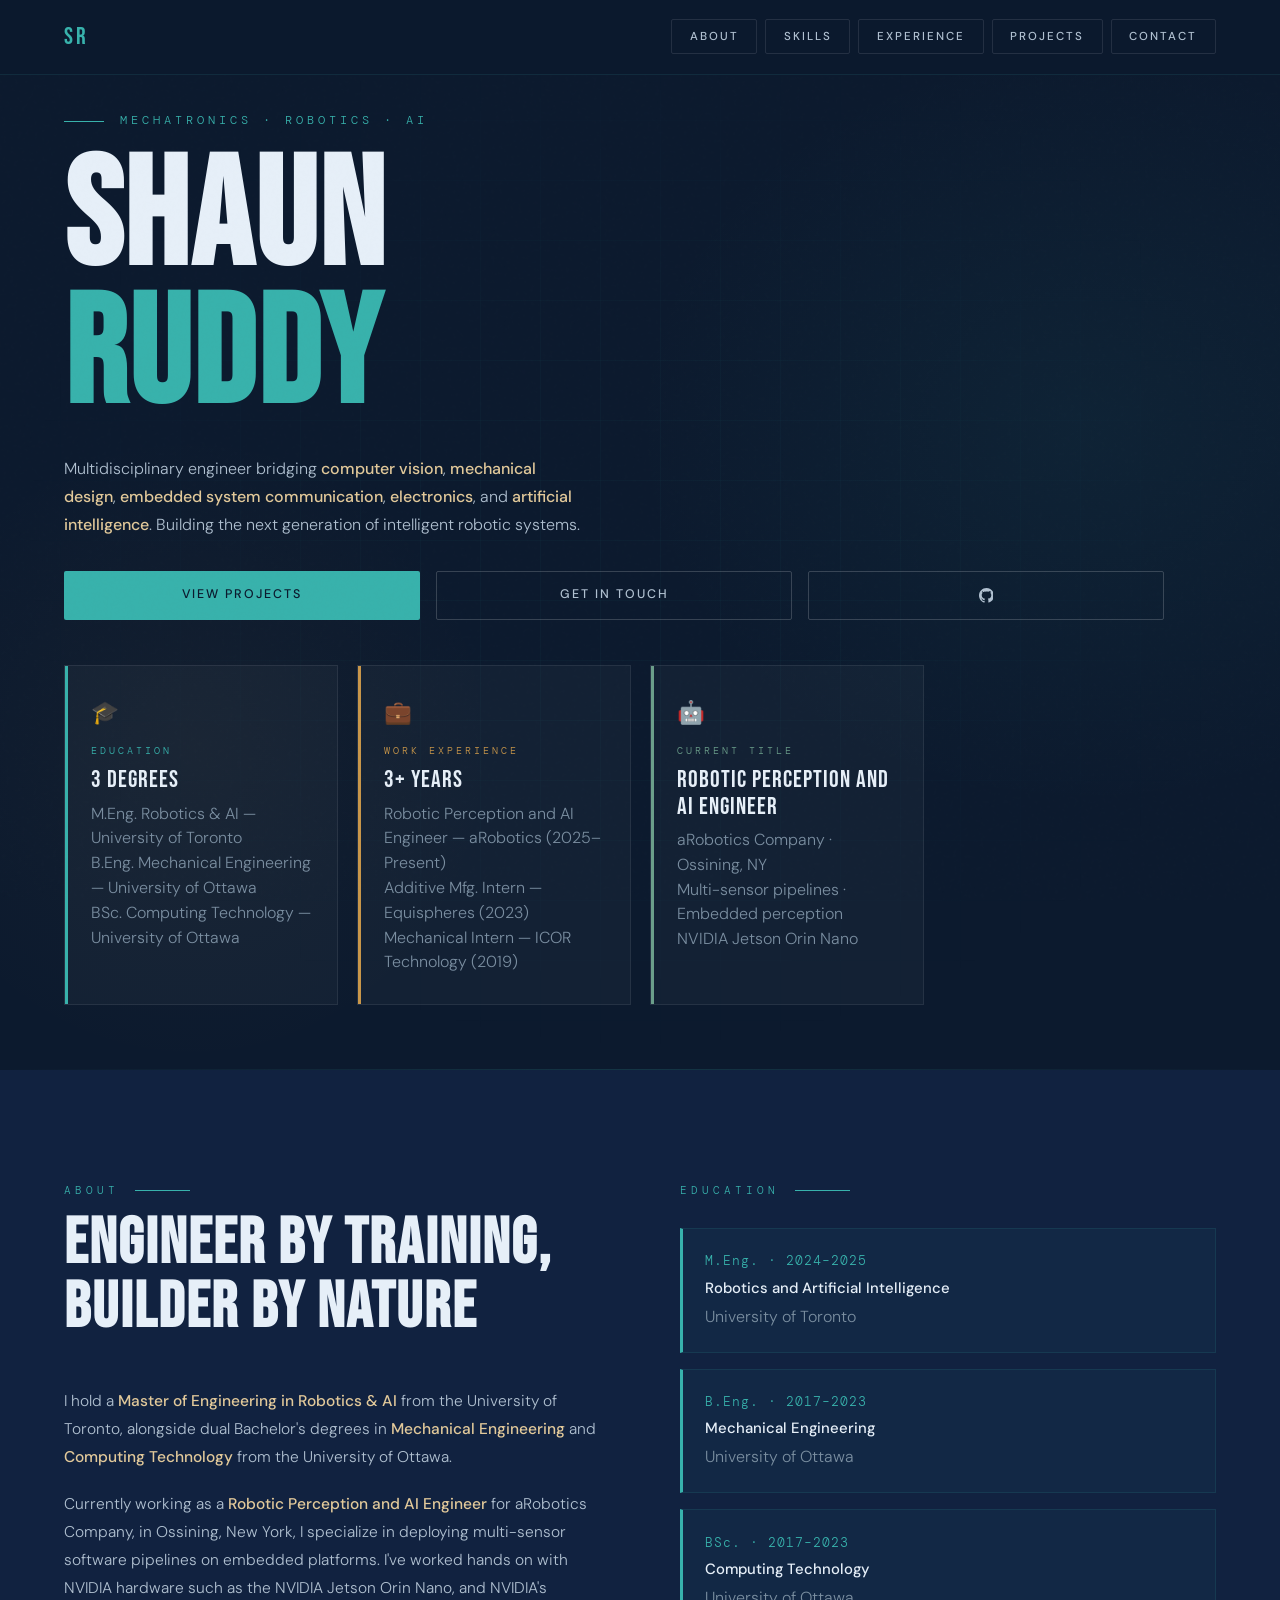
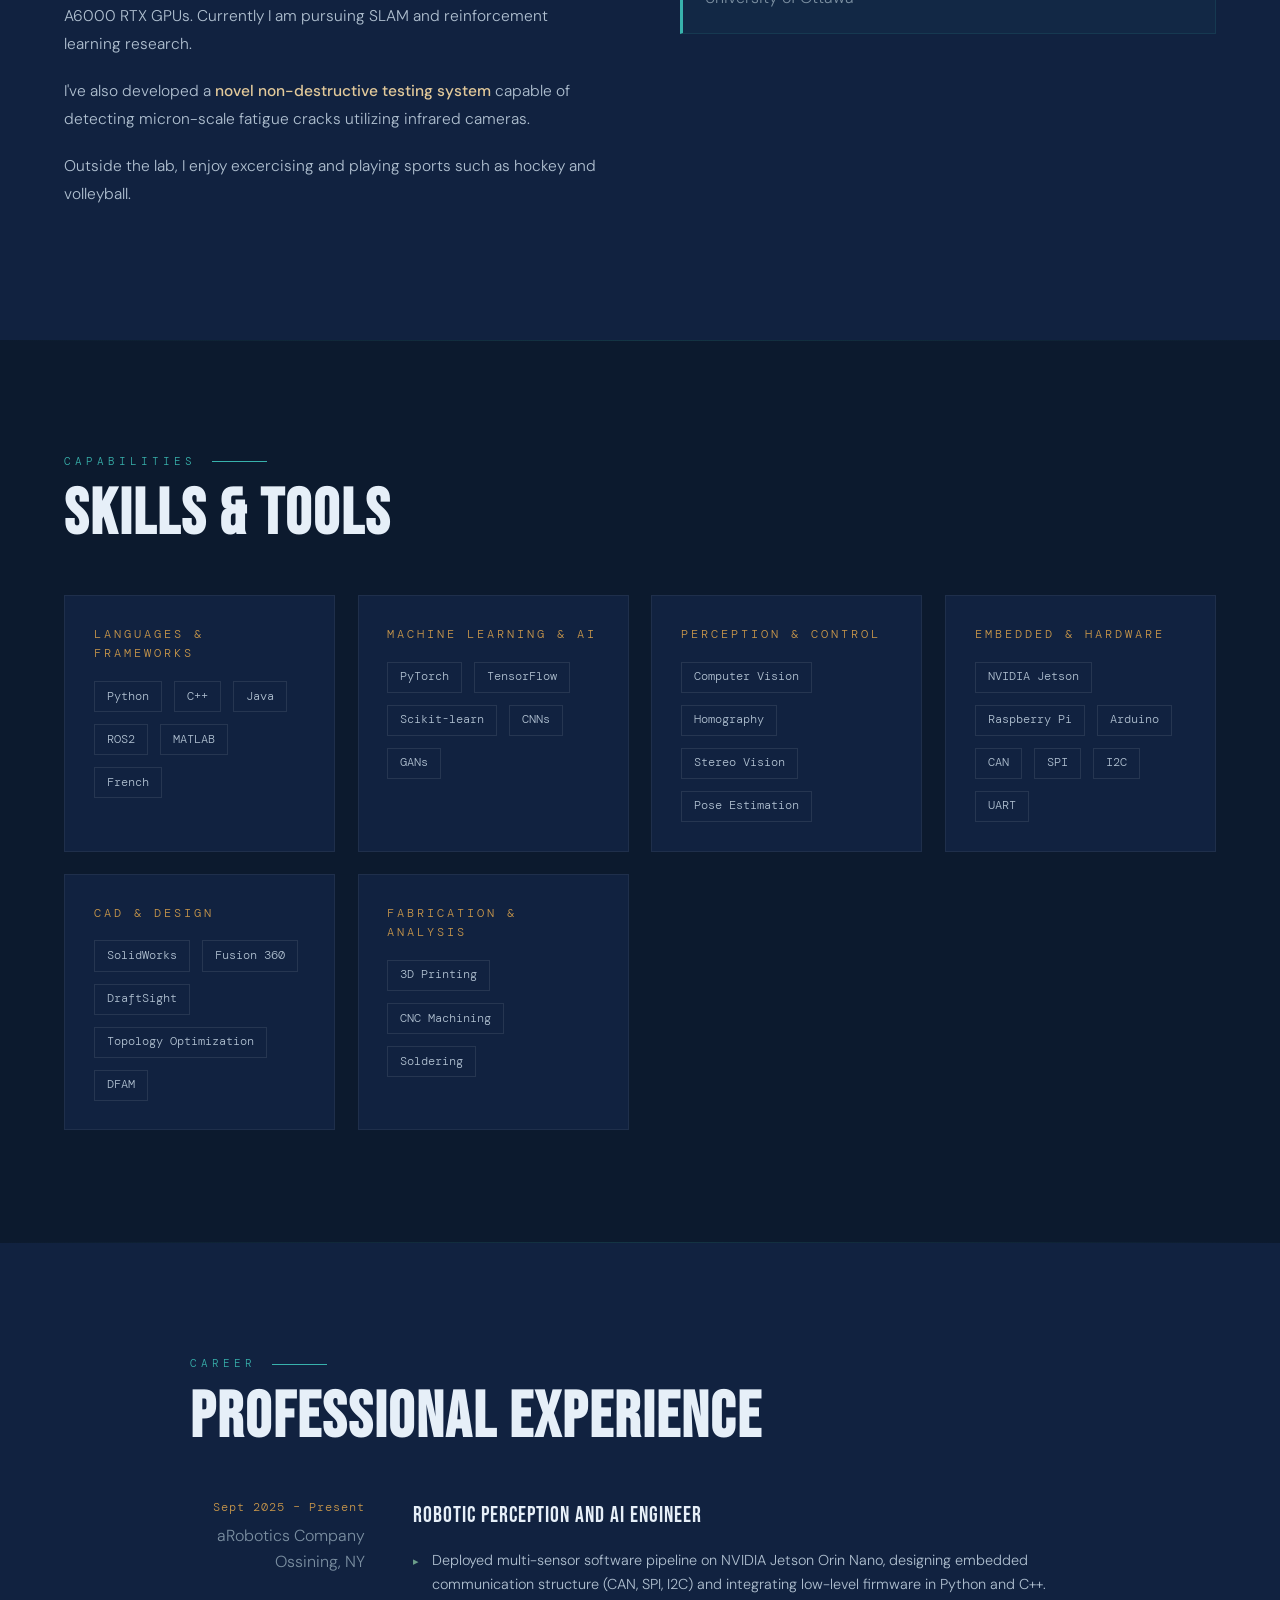
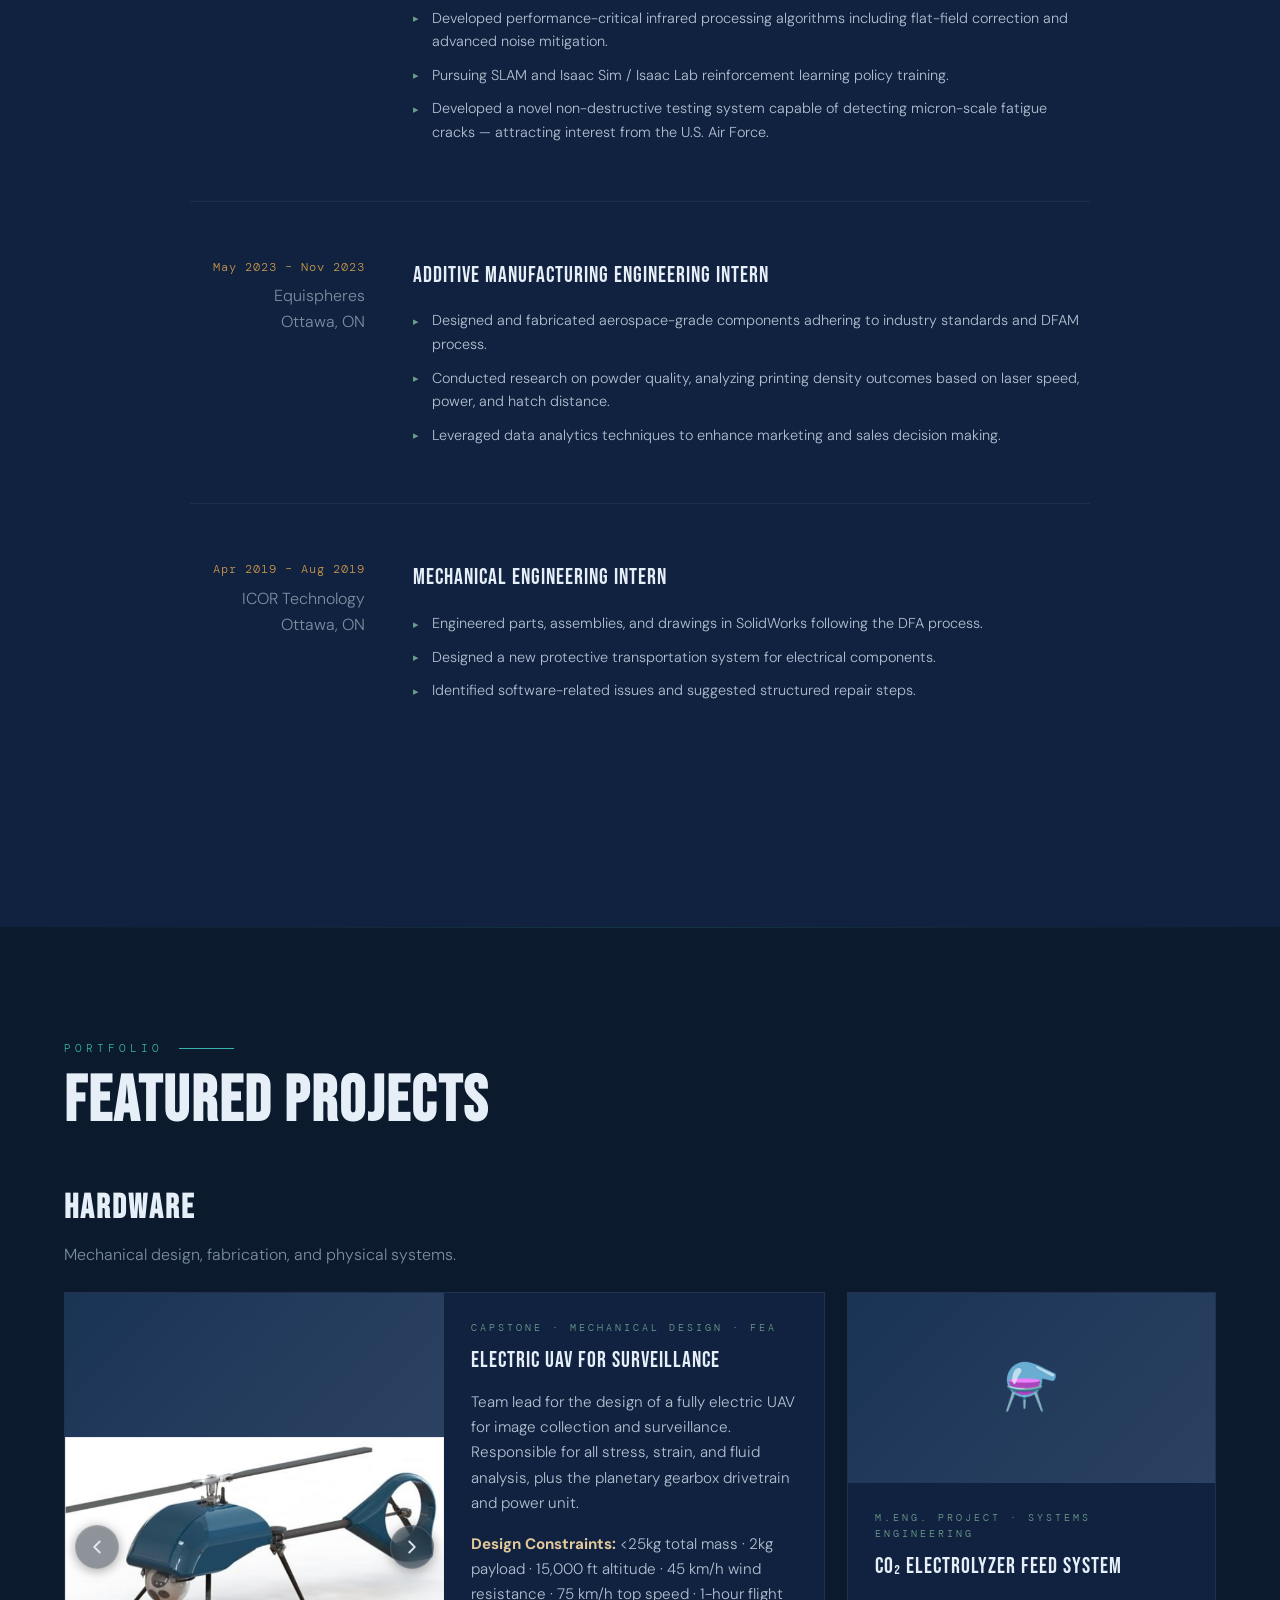
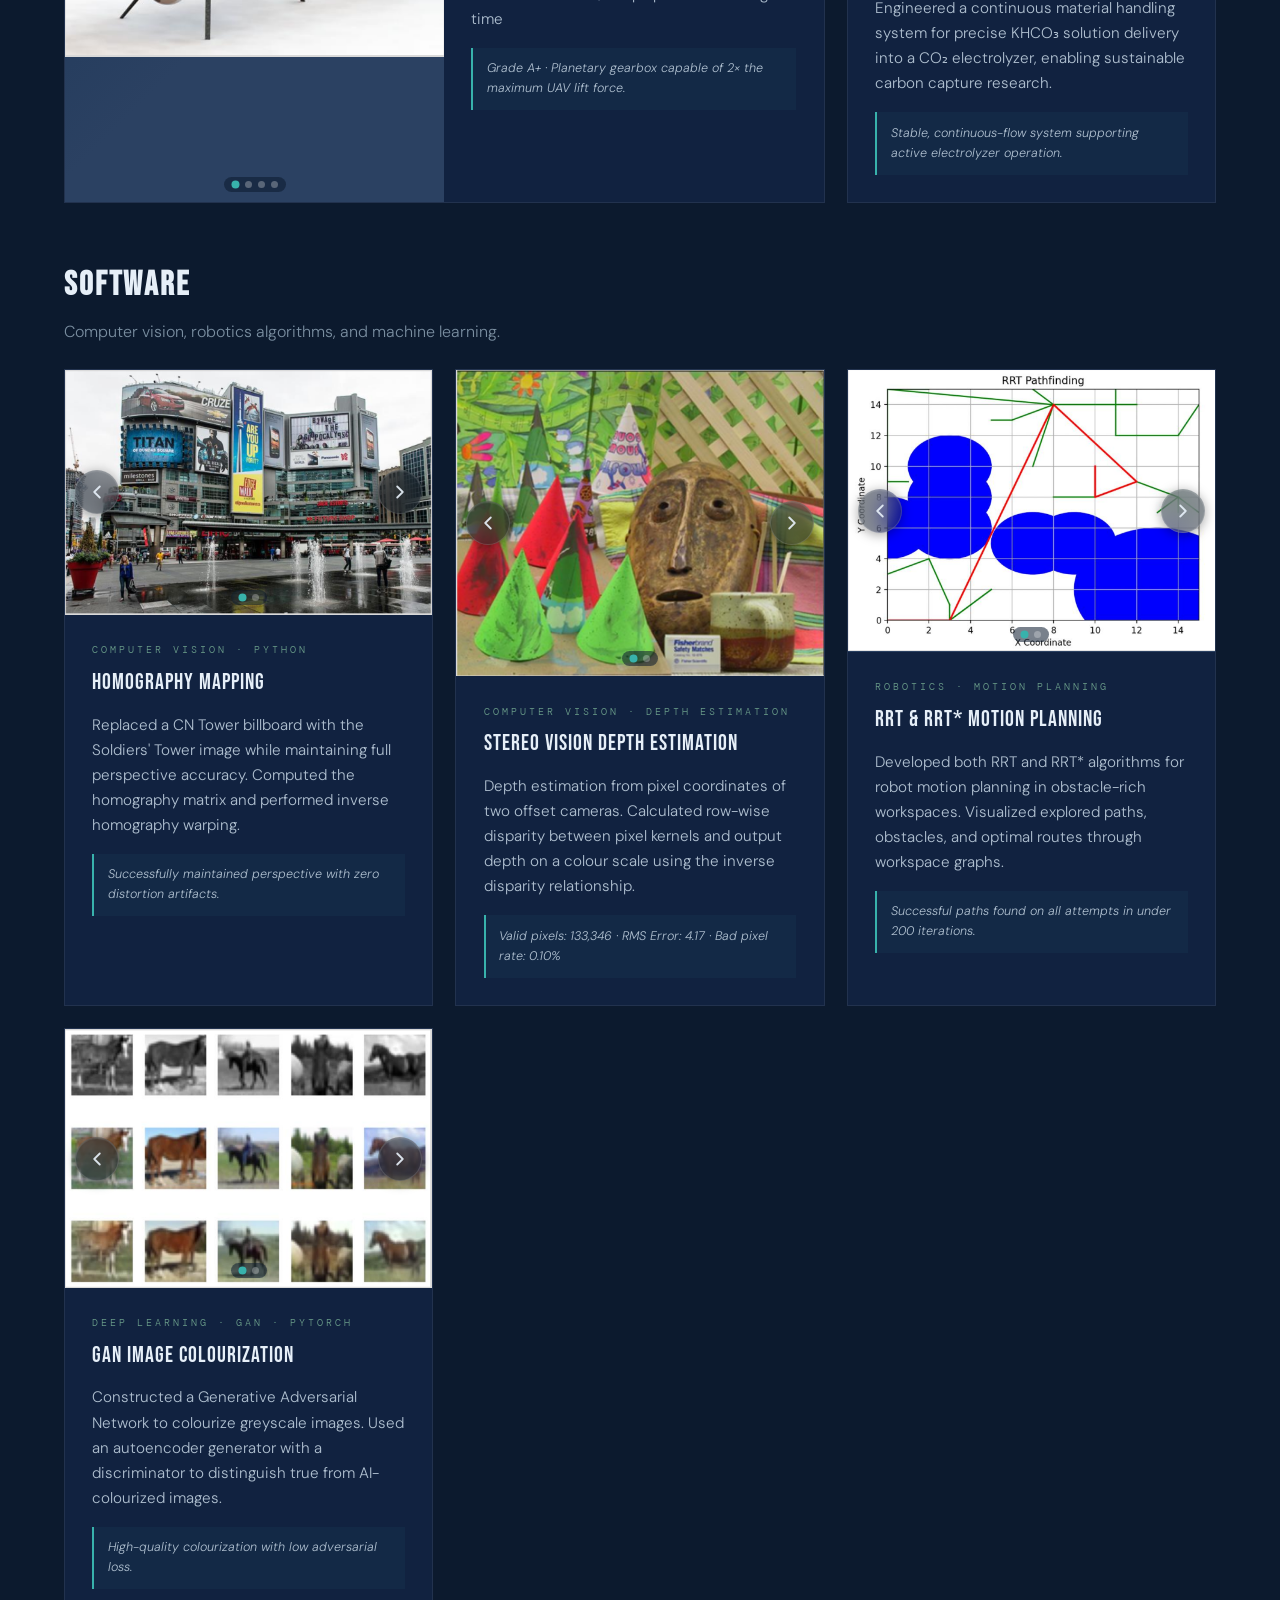
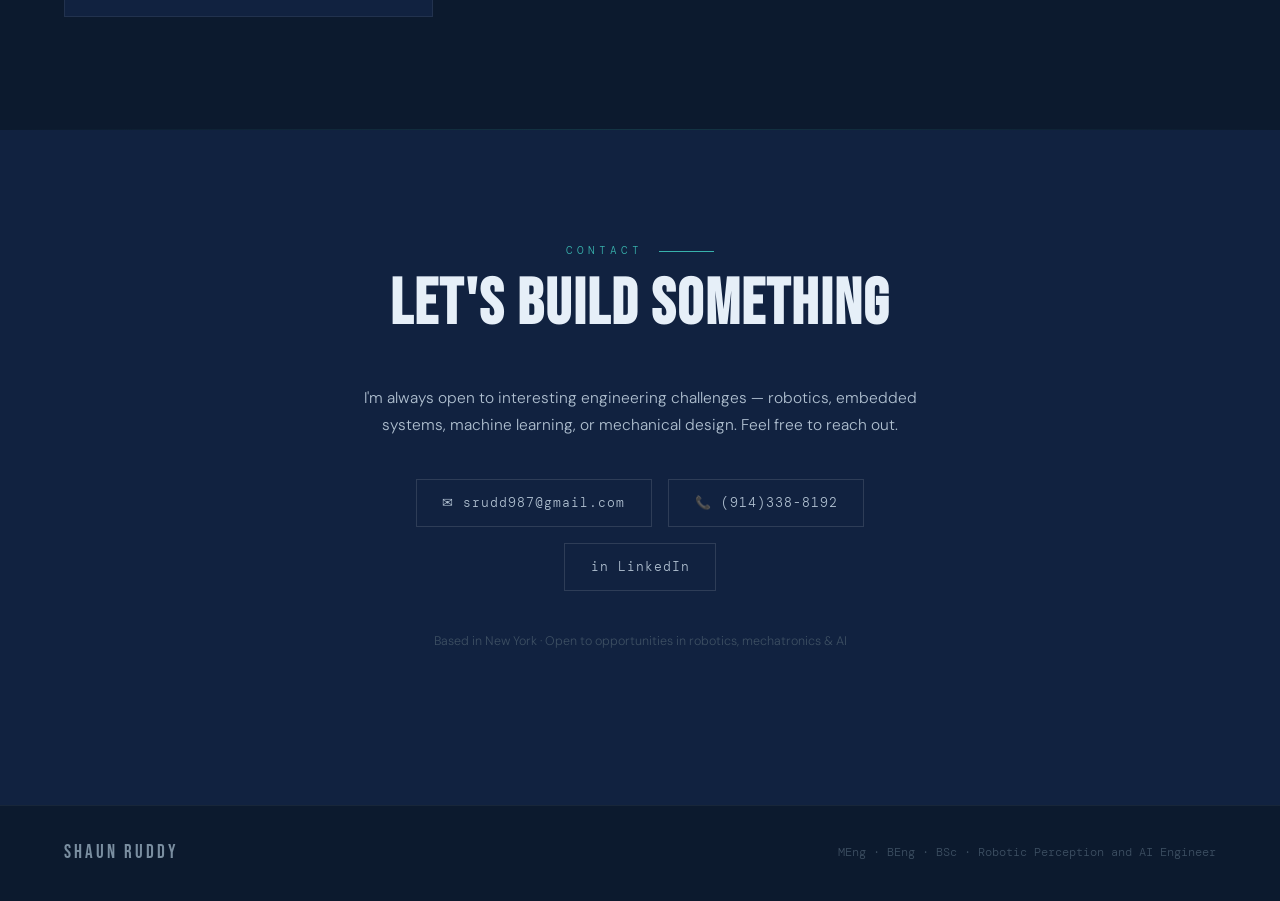
<file: index.html>
<!DOCTYPE html>
<html lang="en">

<head>
  <meta charset="UTF-8">
  <meta name="viewport" content="width=device-width, initial-scale=1.0">
  <title></title>
  <link
    href="https://fonts.googleapis.com/css2?family=Bebas+Neue&family=DM+Sans:ital,wght@0,300;0,400;0,500;0,700;1,300&family=DM+Mono:wght@400;500&display=swap"
    rel="stylesheet">
  <link rel="stylesheet" href="styles.css">
</head>

<body>

  <nav id="site-nav" aria-label="Primary"></nav>

  <section id="hero">
    <div class="hero-bg"></div>
    <div class="hero-grid"></div>
    <div class="hero-inner" id="hero-root"></div>
  </section>

  <div class="divider"></div>

  <section id="about">
    <div class="about-grid" id="about-root"></div>
  </section>

  <div class="divider"></div>

  <section id="skills">
    <div class="skills-container" id="skills-root"></div>
  </section>

  <div class="divider"></div>

  <section id="experience">
    <div class="exp-container" id="experience-root"></div>
  </section>

  <div class="divider"></div>

  <section id="projects">
    <div class="projects-container" id="projects-root"></div>
  </section>

  <div class="divider"></div>

  <section id="contact">
    <div class="contact-inner" id="contact-root"></div>
  </section>

  <footer id="site-footer"></footer>
  <script src="main.js" defer></script>

</body>

</html>
</file>
<file: styles.css>
:root {
  --navy: #0c1a2e;
  --navy-mid: #112240;
  --navy-light: #1a3455;
  --steel: #2b4162;
  --grey-dark: #1c2535;
  --grey-mid: #3d4f62;
  --grey-light: #7a8ea0;
  --grey-pale: #b0c0d0;
  --white: #e6eff8;
  --teal: #38b2ac;
  --teal-dim: #1f7a76;
  --gold: #c9974a;
  --gold-dim: #8c6530;
  --sage: #6b9e8a;
  --sage-dim: #3e6b59;
  --warm: #e2c99a;
}

*,
*::before,
*::after {
  box-sizing: border-box;
  margin: 0;
  padding: 0;
}
html {
  scroll-behavior: smooth;
}

body {
  background: var(--navy);
  color: var(--white);
  font-family: "DM Sans", sans-serif;
  font-weight: 300;
  overflow-x: hidden;
  line-height: 1.6;
}

body::before {
  content: "";
  position: fixed;
  inset: 0;
  background-image: url("data:image/svg+xml,%3Csvg viewBox='0 0 256 256' xmlns='http://www.w3.org/2000/svg'%3E%3Cfilter id='n'%3E%3CfeTurbulence type='fractalNoise' baseFrequency='0.9' numOctaves='4' stitchTiles='stitch'/%3E%3C/filter%3E%3Crect width='100%25' height='100%25' filter='url(%23n)' opacity='0.03'/%3E%3C/svg%3E");
  pointer-events: none;
  z-index: 1000;
  opacity: 0.35;
}

/* ── NAV ── */
.site-nav {
  position: fixed;
  top: 0;
  left: 0;
  right: 0;
  z-index: 1100;
  display: flex;
  justify-content: space-between;
  align-items: center;
  padding: 1.1rem 4rem;
  background: rgba(12, 26, 46, 0.88);
  backdrop-filter: blur(14px);
  border-bottom: 1px solid rgba(56, 178, 172, 0.12);
}
.nav-logo {
  font-family: "Bebas Neue", sans-serif;
  font-size: 1.5rem;
  letter-spacing: 3px;
  color: var(--teal);
  text-decoration: none;
  flex-shrink: 0;
  position: relative;
  z-index: 1102;
}
.nav-logo:hover {
  color: var(--white);
}
.nav-menu {
  display: flex;
  align-items: center;
  gap: 0.75rem;
  flex: 1;
  justify-content: flex-end;
}
.nav-links {
  display: flex;
  gap: 0.5rem;
  list-style: none;
  margin: 0;
  padding: 0;
}
.nav-links a {
  display: inline-block;
  padding: 0.45rem 1.1rem;
  border: 1px solid rgba(255, 255, 255, 0.1);
  border-radius: 2px;
  color: var(--grey-pale);
  text-decoration: none;
  font-size: 0.72rem;
  letter-spacing: 2px;
  text-transform: uppercase;
  font-weight: 500;
  transition: all 0.2s;
  background: transparent;
}
.nav-links a:hover {
  border-color: var(--teal);
  color: var(--teal);
  background: rgba(56, 178, 172, 0.07);
}
.nav-toggle {
  display: none;
  flex-direction: column;
  justify-content: center;
  align-items: center;
  gap: 5px;
  width: 44px;
  height: 44px;
  padding: 0;
  background: transparent;
  border: 1px solid rgba(255, 255, 255, 0.14);
  border-radius: 2px;
  cursor: pointer;
  flex-shrink: 0;
  transition:
    border-color 0.2s,
    background 0.2s;
}
.nav-toggle:hover {
  border-color: var(--teal);
  background: rgba(56, 178, 172, 0.06);
}
.nav-toggle-bar {
  display: block;
  width: 20px;
  height: 2px;
  background: var(--grey-pale);
  border-radius: 1px;
  transition:
    transform 0.25s ease,
    opacity 0.2s ease;
}
.nav-backdrop {
  display: none;
}

/* ── HERO ── */
#hero {
  min-height: 100vh;
  display: flex;
  flex-direction: column;
  justify-content: center;
  position: relative;
  overflow: hidden;
  padding: 7rem 4rem 4rem;
}
.hero-bg {
  position: absolute;
  inset: 0;
  background:
    radial-gradient(
      ellipse 55% 55% at 85% 40%,
      rgba(56, 178, 172, 0.06) 0%,
      transparent 65%
    ),
    radial-gradient(
      ellipse 40% 50% at 15% 70%,
      rgba(201, 151, 74, 0.04) 0%,
      transparent 60%
    );
}
.hero-grid {
  position: absolute;
  inset: 0;
  background-image:
    linear-gradient(rgba(56, 178, 172, 0.035) 1px, transparent 1px),
    linear-gradient(90deg, rgba(56, 178, 172, 0.035) 1px, transparent 1px);
  background-size: 60px 60px;
  mask-image: radial-gradient(ellipse at center, black 25%, transparent 70%);
}
.hero-inner {
  position: relative;
  z-index: 2;
  display: flex;
  flex-direction: column;
  max-width: 1100px;
  width: 100%;
}
.hero-eyebrow {
  font-family: "DM Mono", monospace;
  font-size: 0.72rem;
  letter-spacing: 4px;
  color: var(--teal);
  text-transform: uppercase;
  margin-bottom: 1.2rem;
  display: flex;
  align-items: center;
  gap: 1rem;
  opacity: 0;
  animation: fadeUp 0.8s 0.2s forwards;
}
.hero-eyebrow::before {
  content: "";
  display: block;
  width: 40px;
  height: 1px;
  background: var(--teal);
}
h1 {
  font-family: "Bebas Neue", sans-serif;
  font-size: clamp(5rem, 12vw, 10rem);
  line-height: 0.9;
  letter-spacing: 2px;
  color: var(--white);
  opacity: 0;
  animation: fadeUp 0.8s 0.4s forwards;
}
h1 span {
  color: var(--teal);
  display: block;
}
.hero-sub {
  margin-top: 1.8rem;
  font-size: 1rem;
  color: var(--grey-pale);
  max-width: 520px;
  line-height: 1.75;
  opacity: 0;
  animation: fadeUp 0.8s 0.6s forwards;
}
.hero-sub strong {
  color: var(--warm);
  font-weight: 500;
}
.hero-cta {
  margin-top: 2rem;
  display: grid;
  grid-template-columns: repeat(3, minmax(0, 1fr));
  gap: 1rem;
  align-items: stretch;
  opacity: 0;
  animation: fadeUp 0.8s 0.8s forwards;
  max-width: 100%;
}
.hero-cta > .btn {
  min-width: 0;
  width: 100%;
  justify-content: center;
  text-align: center;
}
.btn-cta-github {
  gap: 0.55rem;
}
.btn-cta-github-icon-only {
  padding-left: 0.85rem;
  padding-right: 0.85rem;
}
.btn-cta-github .github-icon-svg {
  width: 1.2em;
  height: 1.2em;
  flex-shrink: 0;
  display: block;
}
.btn-cta-github-label {
  line-height: 1;
}
.btn {
  display: inline-flex;
  align-items: center;
  justify-content: center;
  gap: 0.5rem;
  padding: 0.85rem 2rem;
  border-radius: 2px;
  font-size: 0.78rem;
  font-weight: 500;
  letter-spacing: 2px;
  text-transform: uppercase;
  text-decoration: none;
  transition: all 0.25s;
  cursor: pointer;
  border: none;
  font-family: "DM Sans", sans-serif;
}
.btn-primary {
  background: var(--teal);
  color: var(--navy);
}
.btn-primary:hover {
  background: var(--warm);
  transform: translateY(-2px);
  box-shadow: 0 8px 28px rgba(56, 178, 172, 0.25);
}
.btn-outline {
  background: transparent;
  color: var(--grey-pale);
  border: 1px solid rgba(255, 255, 255, 0.18);
}
.btn-outline:hover {
  border-color: var(--gold);
  color: var(--gold);
  transform: translateY(-2px);
}

/* ── HERO STAT CARDS ── */
.hero-cards {
  display: grid;
  grid-template-columns: repeat(3, 1fr);
  gap: 1.2rem;
  margin-top: 2.8rem;
  opacity: 0;
  animation: fadeUp 0.8s 1s forwards;
  max-width: 860px;
}
.hero-card {
  background: rgba(255, 255, 255, 0.03);
  border: 1px solid rgba(255, 255, 255, 0.08);
  padding: 1.8rem 1.6rem;
  position: relative;
  overflow: hidden;
  transition:
    border-color 0.25s,
    background 0.25s;
}
.hero-card::before {
  content: "";
  position: absolute;
  top: 0;
  left: 0;
  width: 3px;
  height: 100%;
}
.hero-card.card-edu::before {
  background: var(--teal);
}
.hero-card.card-exp::before {
  background: var(--gold);
}
.hero-card.card-role::before {
  background: var(--sage);
}
.hero-card:hover {
  background: rgba(255, 255, 255, 0.055);
  border-color: rgba(255, 255, 255, 0.15);
}
.hc-icon {
  font-size: 1.4rem;
  margin-bottom: 0.8rem;
  display: block;
}
.hc-label {
  font-family: "DM Mono", monospace;
  font-size: 0.62rem;
  letter-spacing: 3px;
  text-transform: uppercase;
  margin-bottom: 0.5rem;
}
.card-edu .hc-label {
  color: var(--teal);
}
.card-exp .hc-label {
  color: var(--gold);
}
.card-role .hc-label {
  color: var(--sage);
}
.hc-value {
  font-family: "Bebas Neue", sans-serif;
  font-size: 1.5rem;
  letter-spacing: 1px;
  color: var(--white);
  line-height: 1.1;
  margin-bottom: 0.5rem;
}
.hc-detail {
  font-size: 1.0rem;
  color: var(--grey-light);
  line-height: 1.55;
}

/* ── SECTIONS ── */
section {
  padding: 7rem 4rem;
  position: relative;
}
.section-label {
  font-family: "DM Mono", monospace;
  font-size: 0.68rem;
  letter-spacing: 4px;
  color: var(--teal);
  text-transform: uppercase;
  display: flex;
  align-items: center;
  gap: 1rem;
  margin-bottom: 0.8rem;
}
.section-label::after {
  content: "";
  flex: 1;
  max-width: 55px;
  height: 1px;
  background: var(--teal);
}
h2 {
  font-family: "Bebas Neue", sans-serif;
  font-size: clamp(2.5rem, 5vw, 4rem);
  letter-spacing: 2px;
  line-height: 1;
  margin-bottom: 3rem;
  color: var(--white);
}

/* ── ABOUT ── */
#about {
  background: var(--navy-mid);
}
.about-grid {
  display: grid;
  grid-template-columns: 1fr 1fr;
  gap: 5rem;
  align-items: start;
  max-width: 1200px;
  margin: 0 auto;
}
.about-text p {
  color: var(--grey-pale);
  margin-bottom: 1.2rem;
  font-size: 0.97rem;
  line-height: 1.8;
}
.about-text p strong {
  color: var(--warm);
  font-weight: 500;
}
.edu-cards {
  display: flex;
  flex-direction: column;
  gap: 1rem;
}
.edu-card {
  background: rgba(56, 178, 172, 0.04);
  border: 1px solid rgba(56, 178, 172, 0.12);
  border-left: 3px solid var(--teal);
  padding: 1.4rem;
  transition: background 0.2s;
}
.edu-card:hover {
  background: rgba(56, 178, 172, 0.08);
}
.edu-degree {
  font-size: 0.8rem;
  font-family: "DM Mono", monospace;
  color: var(--teal);
  letter-spacing: 1px;
  margin-bottom: 0.3rem;
}
.edu-title {
  font-weight: 500;
  color: var(--white);
  font-size: 0.93rem;
}
.edu-school {
  color: var(--grey-light);
  font-size: 1.0rem;
  margin-top: 0.2rem;
}

/* ── SKILLS ── */
#skills {
  background: var(--navy);
}
.skills-container {
  max-width: 1200px;
  margin: 0 auto;
}
.skills-grid {
  display: grid;
  grid-template-columns: repeat(auto-fit, minmax(255px, 1fr));
  gap: 1.4rem;
}
.skill-group {
  background: var(--navy-mid);
  border: 1px solid rgba(255, 255, 255, 0.06);
  padding: 1.8rem;
  transition:
    border-color 0.2s,
    transform 0.2s;
}
.skill-group:hover {
  border-color: rgba(56, 178, 172, 0.22);
  transform: translateY(-3px);
}
.skill-group-title {
  font-family: "DM Mono", monospace;
  font-size: 0.75rem;
  letter-spacing: 3px;
  text-transform: uppercase;
  color: var(--gold);
  margin-bottom: 1.1rem;
}
.skill-tags {
  display: flex;
  flex-wrap: wrap;
  gap: 0.75rem;
}
.tag {
  display: inline-block;
  padding: 0.3rem 0.75rem;
  border: 1px solid rgba(255, 255, 255, 0.09);
  font-size: 0.76rem;
  color: var(--grey-pale);
  font-family: "DM Mono", monospace;
  transition: all 0.2s;
}
.tag:hover {
  border-color: var(--teal);
  color: var(--teal);
}

/* ── EXPERIENCE ── */
#experience {
  background: var(--navy-mid);
}
.exp-container {
  max-width: 900px;
  margin: 0 auto;
}
.exp-item {
  display: grid;
  grid-template-columns: 175px 1fr;
  gap: 3rem;
  margin-bottom: 3.5rem;
  padding-bottom: 3.5rem;
  border-bottom: 1px solid rgba(255, 255, 255, 0.06);
}
.exp-item:last-child {
  border-bottom: none;
}
.exp-meta {
  text-align: right;
}
.exp-date {
  font-family: "DM Mono", monospace;
  font-size: 0.75rem;
  color: var(--gold);
  letter-spacing: 1px;
  margin-bottom: 0.4rem;
}
.exp-company {
  font-size: 1.0rem;
  color: var(--grey-light);
}
.exp-role {
  font-family: "Bebas Neue", sans-serif;
  font-size: 1.4rem;
  letter-spacing: 1px;
  margin-bottom: 1rem;
  color: var(--white);
}
.exp-bullets {
  list-style: none;
  display: flex;
  flex-direction: column;
  gap: 0.6rem;
}
.exp-bullets li {
  color: var(--grey-pale);
  font-size: 0.9rem;
  line-height: 1.65;
  padding-left: 1.2rem;
  position: relative;
}
.exp-bullets li::before {
  content: "▸";
  position: absolute;
  left: 0;
  color: var(--sage);
  font-size: 0.68rem;
  top: 0.22rem;
}

/* ── PROJECTS ── */
#projects {
  background: var(--navy);
}
.projects-container {
  max-width: 1300px;
  margin: 0 auto;
}
.projects-grid {
  display: grid;
  grid-template-columns: repeat(auto-fit, minmax(330px, 1fr));
  gap: 1.4rem;
}
.project-card {
  background: var(--navy-mid);
  border: 1px solid rgba(255, 255, 255, 0.07);
  overflow: hidden;
  transition:
    transform 0.3s,
    border-color 0.3s,
    box-shadow 0.3s;
}
.project-card:hover {
  transform: translateY(-6px);
  border-color: rgba(56, 178, 172, 0.28);
  box-shadow: 0 20px 55px rgba(0, 0, 0, 0.38);
}
.project-img-placeholder {
  width: 100%;
  height: 190px;
  background: linear-gradient(135deg, var(--navy-light) 0%, var(--steel) 100%);
  display: flex;
  align-items: center;
  justify-content: center;
  font-size: 2.8rem;
}
.project-body {
  padding: 1.7rem;
}
.project-tag {
  font-family: "DM Mono", monospace;
  font-size: 0.62rem;
  letter-spacing: 3px;
  color: var(--sage);
  text-transform: uppercase;
  margin-bottom: 0.5rem;
}
.project-title {
  font-family: "Bebas Neue", sans-serif;
  font-size: 1.35rem;
  letter-spacing: 1px;
  color: var(--white);
  margin-bottom: 0.75rem;
}
.project-desc {
  color: var(--grey-pale);
  font-size: 0.95rem;
  line-height: 1.65;
  margin-bottom: 1rem;
}
.project-result {
  background: rgba(56, 178, 172, 0.05);
  border-left: 2px solid var(--teal);
  padding: 0.7rem 0.85rem;
  font-size: 0.78rem;
  color: var(--grey-pale);
  font-style: italic;
}
.project-card.wide {
  grid-column: span 2;
  display: grid;
  grid-template-columns: 1fr 1fr;
  align-items: stretch;
}
.project-card.wide .project-img-placeholder {
  height: 100%;
  min-height: 220px;
}
.project-card.wide .project-media {
  min-height: 220px;
  height: 100%;
}

.project-category {
  margin-bottom: 3.5rem;
}
.project-category:last-of-type {
  margin-bottom: 0;
}
.project-category-title {
  font-family: "Bebas Neue", sans-serif;
  font-size: clamp(1.6rem, 3vw, 2.1rem);
  letter-spacing: 2px;
  color: var(--white);
  margin-bottom: 0.45rem;
}
.project-category-desc {
  font-size: 1.0rem;
  color: var(--grey-light);
  margin-bottom: 1.5rem;
  max-width: 720px;
  line-height: 1.55;
}
.project-media {
  width: 100%;
  min-height: 190px;
  background: linear-gradient(135deg, var(--navy-light) 0%, var(--steel) 55%);
  overflow: hidden;
  align-self: stretch;
}
.project-media--single img {
  width: 100%;
  height: 100%;
  min-height: 190px;
  object-fit: cover;
  display: block;
}
.project-card.wide .project-media--single {
  display: flex;
  flex-direction: column;
  height: 100%;
  min-height: 220px;
}
.project-card.wide .project-media--single img {
  flex: 1 1 auto;
  min-height: 0;
  height: 100%;
  object-fit: cover;
  object-position: center;
}

.project-media.project-carousel {
  display: flex;
  flex-direction: column;
  min-height: 0;
}
.project-carousel {
  position: relative;
  outline: none;
}
.project-carousel:focus-visible {
  box-shadow: inset 0 0 0 2px rgba(56, 178, 172, 0.45);
}
.project-carousel-viewport {
  flex: 1 1 auto;
  overflow: hidden;
  width: 100%;
  min-height: 190px;
  position: relative;
}
.project-carousel-track {
  display: flex;
  width: 100%;
  height: 100%;
  min-height: 100%;
  align-items: stretch;
  transition: transform 0.4s cubic-bezier(0.25, 0.46, 0.45, 0.94);
}
.project-carousel-slide {
  flex: 0 0 100%;
  width: 100%;
  min-height: 190px;
  height: 100%;
  align-self: stretch;
  display: flex;
  flex-direction: column;
}
.project-carousel-slide img {
  width: 100%;
  flex: 1 1 auto;
  min-height: 0;
  height: 100%;
  object-fit: contain;
  object-position: center;
  display: block;
}
.project-carousel-btn {
  position: absolute;
  top: 50%;
  transform: translateY(-50%);
  z-index: 2;
  width: 44px;
  height: 44px;
  padding: 0;
  border: 1px solid rgba(255, 255, 255, 0.14);
  border-radius: 50%;
  background: rgba(8, 18, 32, 0.45);
  backdrop-filter: blur(12px);
  -webkit-backdrop-filter: blur(12px);
  color: var(--white);
  box-shadow:
    0 2px 12px rgba(0, 0, 0, 0.35),
    inset 0 1px 0 rgba(255, 255, 255, 0.08);
  cursor: pointer;
  display: flex;
  align-items: center;
  justify-content: center;
  transition:
    transform 0.22s cubic-bezier(0.34, 1.2, 0.64, 1),
    border-color 0.22s,
    background 0.22s,
    color 0.22s,
    box-shadow 0.22s;
}
.project-carousel-btn:hover {
  transform: translateY(-50%) scale(1.06);
  border-color: rgba(56, 178, 172, 0.55);
  color: var(--teal);
  background: rgba(12, 26, 46, 0.72);
  box-shadow:
    0 6px 28px rgba(0, 0, 0, 0.4),
    0 0 0 1px rgba(56, 178, 172, 0.2),
    inset 0 1px 0 rgba(255, 255, 255, 0.1);
}
.project-carousel-btn:active {
  transform: translateY(-50%) scale(0.96);
}
.project-carousel-btn:focus-visible {
  outline: none;
  border-color: var(--teal);
  box-shadow:
    0 0 0 3px rgba(12, 26, 46, 0.95),
    0 0 0 5px rgba(56, 178, 172, 0.45);
}
.project-carousel-icon {
  width: 22px;
  height: 22px;
  display: block;
  flex-shrink: 0;
  opacity: 0.92;
}
.project-carousel-btn:hover .project-carousel-icon {
  opacity: 1;
}
.project-carousel-prev {
  left: 10px;
}
.project-carousel-next {
  right: 10px;
}
.project-carousel-dots {
  position: absolute;
  bottom: 10px;
  left: 50%;
  transform: translateX(-50%);
  z-index: 2;
  display: flex;
  gap: 6px;
  padding: 4px 8px;
  border-radius: 20px;
  background: rgba(12, 26, 46, 0.55);
}
.project-carousel-dot {
  width: 7px;
  height: 7px;
  padding: 0;
  border: none;
  border-radius: 50%;
  background: rgba(255, 255, 255, 0.28);
  cursor: pointer;
  transition:
    background 0.2s,
    transform 0.2s;
}
.project-carousel-dot:hover {
  background: rgba(255, 255, 255, 0.5);
}
.project-carousel-dot.is-active {
  background: var(--teal);
  transform: scale(1.15);
}

.project-card.wide .project-carousel {
  height: 100%;
  min-height: 220px;
}
.project-card.wide .project-carousel-viewport {
  flex: 1 1 auto;
  min-height: 0;
  height: 100%;
}
.project-card.wide .project-carousel-slide {
  min-height: 0;
}

/* ── CONTACT ── */
#contact {
  background: var(--navy-mid);
  text-align: center;
}
.contact-inner {
  max-width: 600px;
  margin: 0 auto;
}
.contact-inner p {
  color: var(--grey-pale);
  margin-bottom: 2.5rem;
  font-size: 0.97rem;
  line-height: 1.75;
}
.contact-links {
  display: flex;
  flex-wrap: wrap;
  justify-content: center;
  gap: 1rem;
  margin-bottom: 2.5rem;
}
.contact-link {
  display: flex;
  align-items: center;
  gap: 0.6rem;
  padding: 0.8rem 1.6rem;
  border: 1px solid rgba(255, 255, 255, 0.12);
  color: var(--grey-pale);
  text-decoration: none;
  font-size: 0.8rem;
  font-family: "DM Mono", monospace;
  letter-spacing: 1px;
  transition: all 0.2s;
}
.contact-link:hover {
  border-color: var(--gold);
  color: var(--gold);
  background: rgba(201, 151, 74, 0.05);
}

/* ── FOOTER ── */
footer {
  background: var(--navy);
  padding: 2rem 4rem;
  display: flex;
  justify-content: space-between;
  align-items: center;
  border-top: 1px solid rgba(255, 255, 255, 0.05);
}
.footer-name {
  font-family: "Bebas Neue", sans-serif;
  font-size: 1.2rem;
  letter-spacing: 3px;
  color: var(--grey-light);
}
.footer-copy {
  font-size: 0.72rem;
  color: var(--grey-mid);
  font-family: "DM Mono", monospace;
}

.divider {
  width: 100%;
  height: 1px;
  background: linear-gradient(
    to right,
    transparent,
    rgba(56, 178, 172, 0.18),
    transparent
  );
}

/* ── ANIMATIONS ── */
@keyframes fadeUp {
  from {
    opacity: 0;
    transform: translateY(28px);
  }
  to {
    opacity: 1;
    transform: translateY(0);
  }
}
.reveal {
  opacity: 0;
  transform: translateY(22px);
  transition:
    opacity 0.7s ease,
    transform 0.7s ease;
}
.reveal.visible {
  opacity: 1;
  transform: none;
}

/* ── RESPONSIVE ── */
@media (max-width: 850px) {
  .site-nav {
    padding: 0.85rem 1.25rem;
  }
  .nav-toggle {
    display: inline-flex;
  }
  .nav-backdrop {
    display: block;
    position: fixed;
    inset: 0;
    top: 0;
    left: 0;
    right: 0;
    bottom: 0;
    z-index: 1098;
    background: rgba(0, 0, 0, 0.52);
    opacity: 0;
    visibility: hidden;
    pointer-events: none;
    transition:
      opacity 0.28s ease,
      visibility 0.28s ease;
  }
  .site-nav.is-open .nav-backdrop {
    opacity: 1;
    visibility: visible;
    pointer-events: auto;
  }
  .nav-menu {
    position: fixed;
    top: 0;
    right: 0;
    width: min(300px, 86vw);
    height: 100vh;
    height: 100dvh;
    max-height: 100vh;
    max-height: 100dvh;
    margin: 0;
    padding: 4.75rem 1.25rem 2rem;
    flex-direction: column;
    align-items: stretch;
    justify-content: flex-start;
    background: rgba(10, 22, 40, 0.98);
    backdrop-filter: blur(18px);
    border-left: 1px solid rgba(56, 178, 172, 0.18);
    box-shadow: -12px 0 40px rgba(0, 0, 0, 0.35);
    z-index: 1099;
    transform: translateX(100%);
    transition: transform 0.28s ease;
    overflow-y: auto;
    -webkit-overflow-scrolling: touch;
  }
  .site-nav.is-open .nav-menu {
    transform: translateX(0);
  }
  .nav-toggle {
    position: relative;
    z-index: 1101;
  }
  .site-nav.is-open .nav-toggle-bar:nth-child(1) {
    transform: translateY(7px) rotate(45deg);
  }
  .site-nav.is-open .nav-toggle-bar:nth-child(2) {
    opacity: 0;
  }
  .site-nav.is-open .nav-toggle-bar:nth-child(3) {
    transform: translateY(-7px) rotate(-45deg);
  }
  .nav-links {
    flex-direction: column;
    gap: 0.35rem;
    width: 100%;
  }
  .nav-links a {
    display: block;
    padding: 0.85rem 1rem;
    font-size: 0.82rem;
    letter-spacing: 2px;
    border-radius: 2px;
  }
  body.nav-open {
    overflow: hidden;
    touch-action: none;
  }
  section {
    padding: 5rem 1.5rem;
  }
  #hero {
    padding: 6rem 1.5rem 3rem;
  }
  .hero-cta {
    grid-template-columns: 1fr;
  }
  .about-grid {
    grid-template-columns: 1fr;
    gap: 3rem;
  }
  .exp-item {
    grid-template-columns: 1fr;
    gap: 0.5rem;
  }
  .exp-meta {
    text-align: left;
  }
  .hero-cards {
    grid-template-columns: 1fr;
  }
  .project-card.wide {
    grid-column: span 1;
    grid-template-columns: 1fr;
  }
  .project-card.wide .project-img-placeholder {
    height: 190px;
    min-height: 190px;
  }
  .project-card.wide .project-media {
    min-height: 190px;
    height: 190px;
  }
  .project-card.wide .project-carousel-viewport,
  .project-card.wide .project-carousel-slide,
  .project-card.wide .project-carousel-slide img {
    min-height: 190px;
  }
  footer {
    flex-direction: column;
    gap: 1rem;
    text-align: center;
  }
}
@media (max-width: 850px) and (prefers-reduced-motion: reduce) {
  .nav-menu,
  .nav-backdrop,
  .nav-toggle-bar {
    transition: none;
  }
}

@media (prefers-reduced-motion: reduce) {
  .project-carousel-track {
    transition: none;
  }
  .project-carousel-btn {
    transition:
      border-color 0.2s,
      background 0.2s,
      color 0.2s,
      box-shadow 0.2s;
  }
  .project-carousel-btn:hover,
  .project-carousel-btn:active {
    transform: translateY(-50%);
  }
}
</file>
